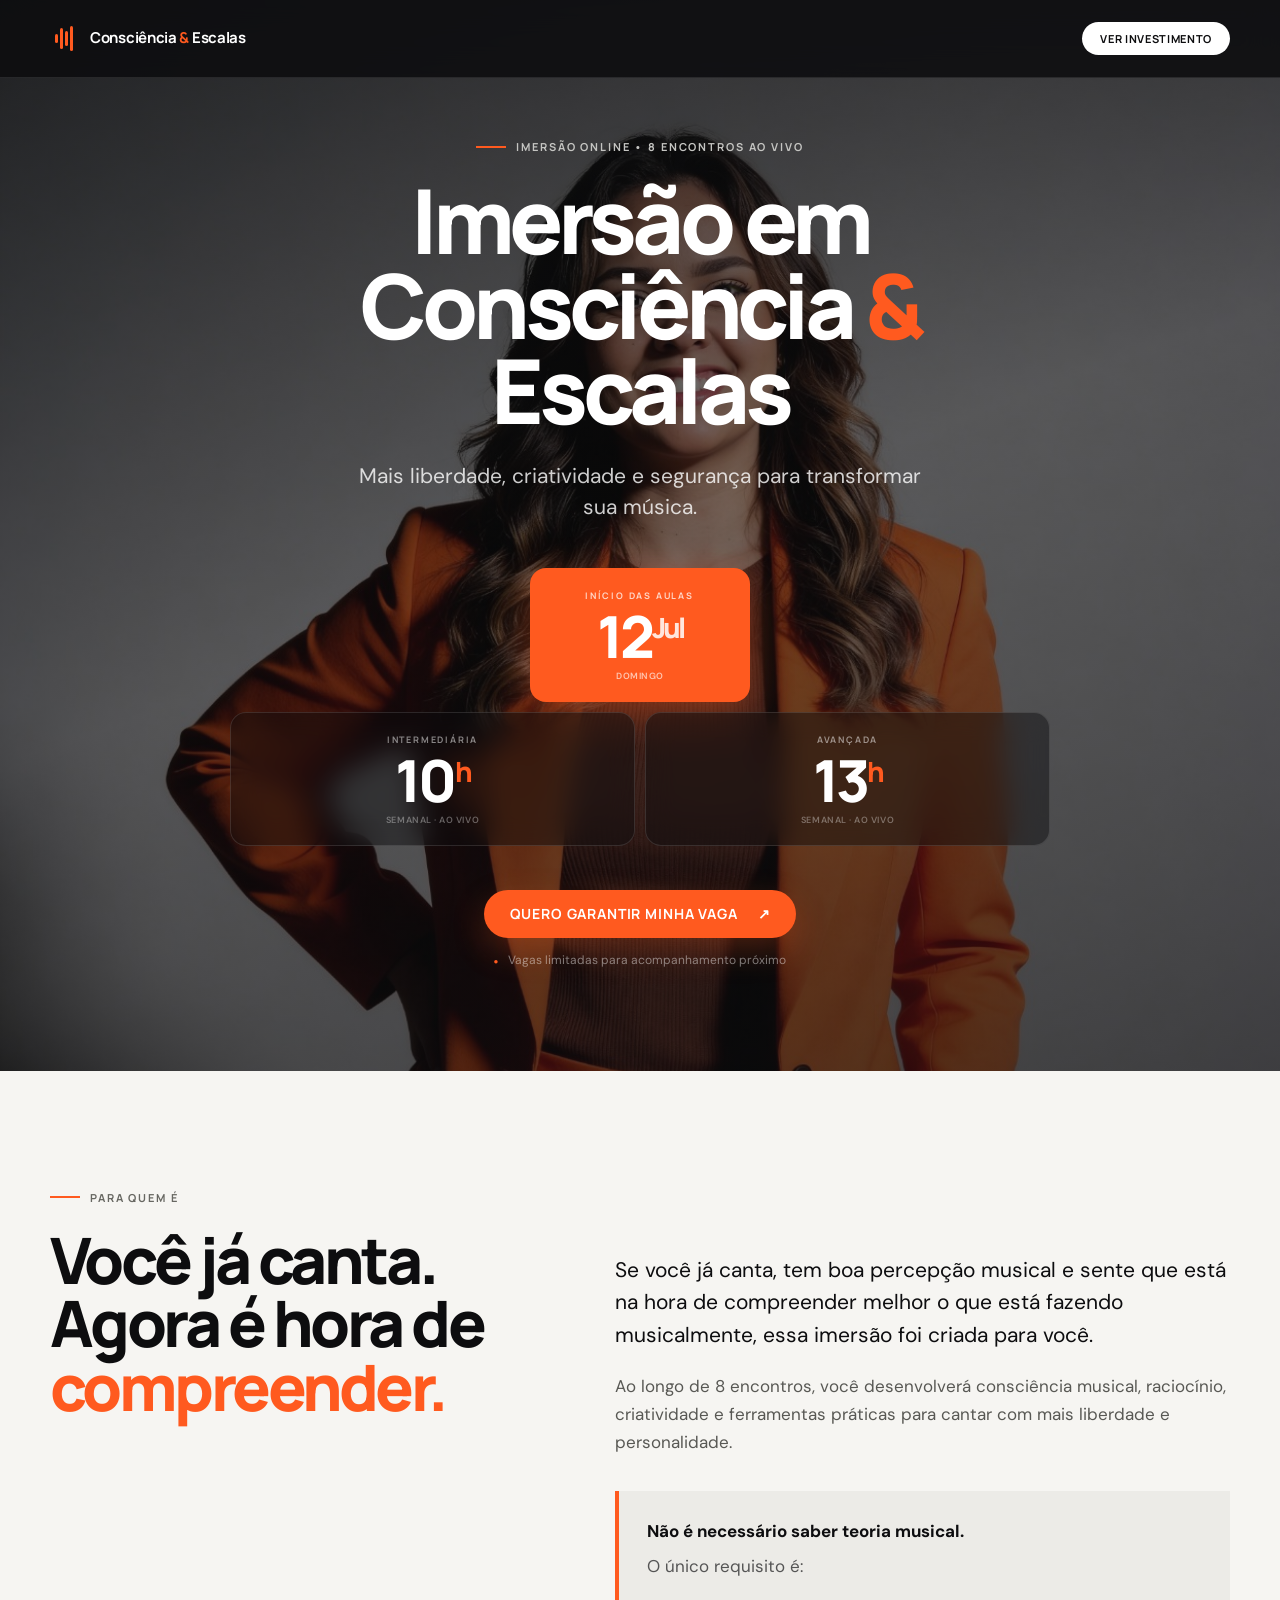
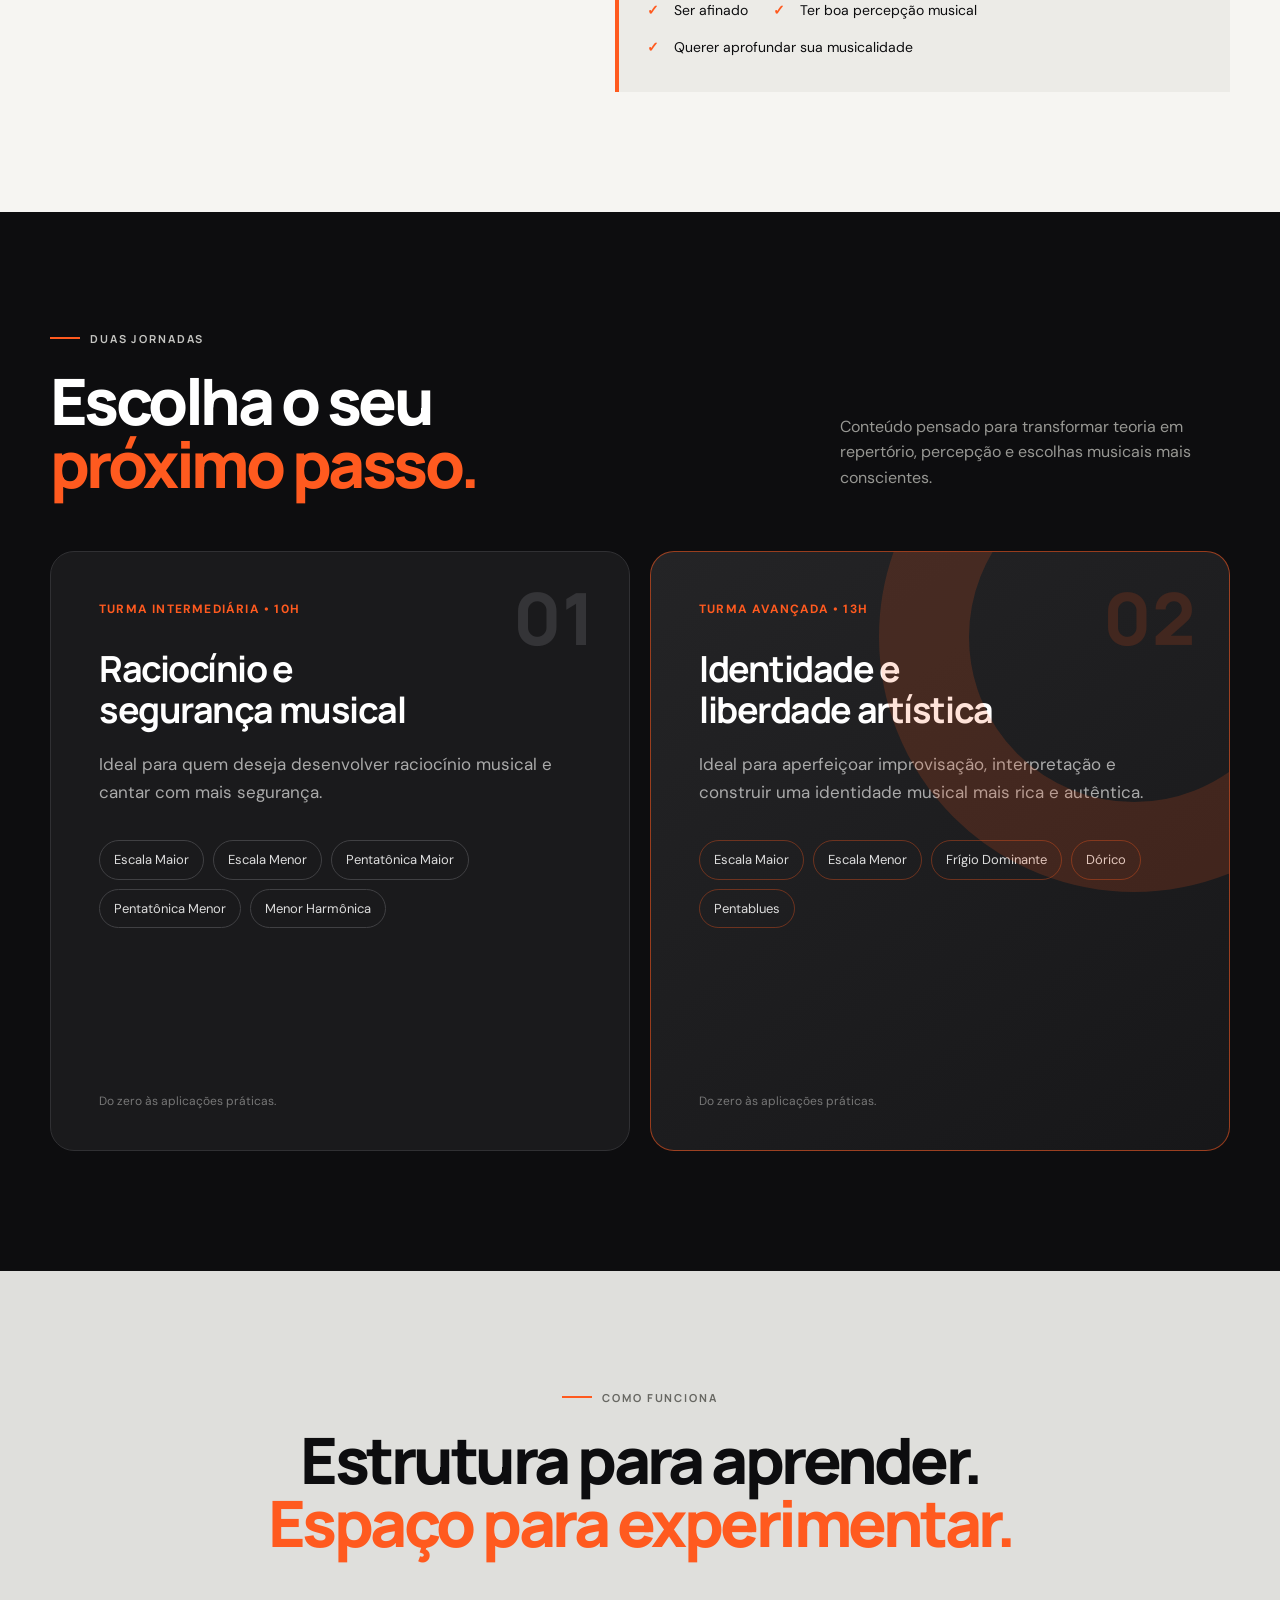
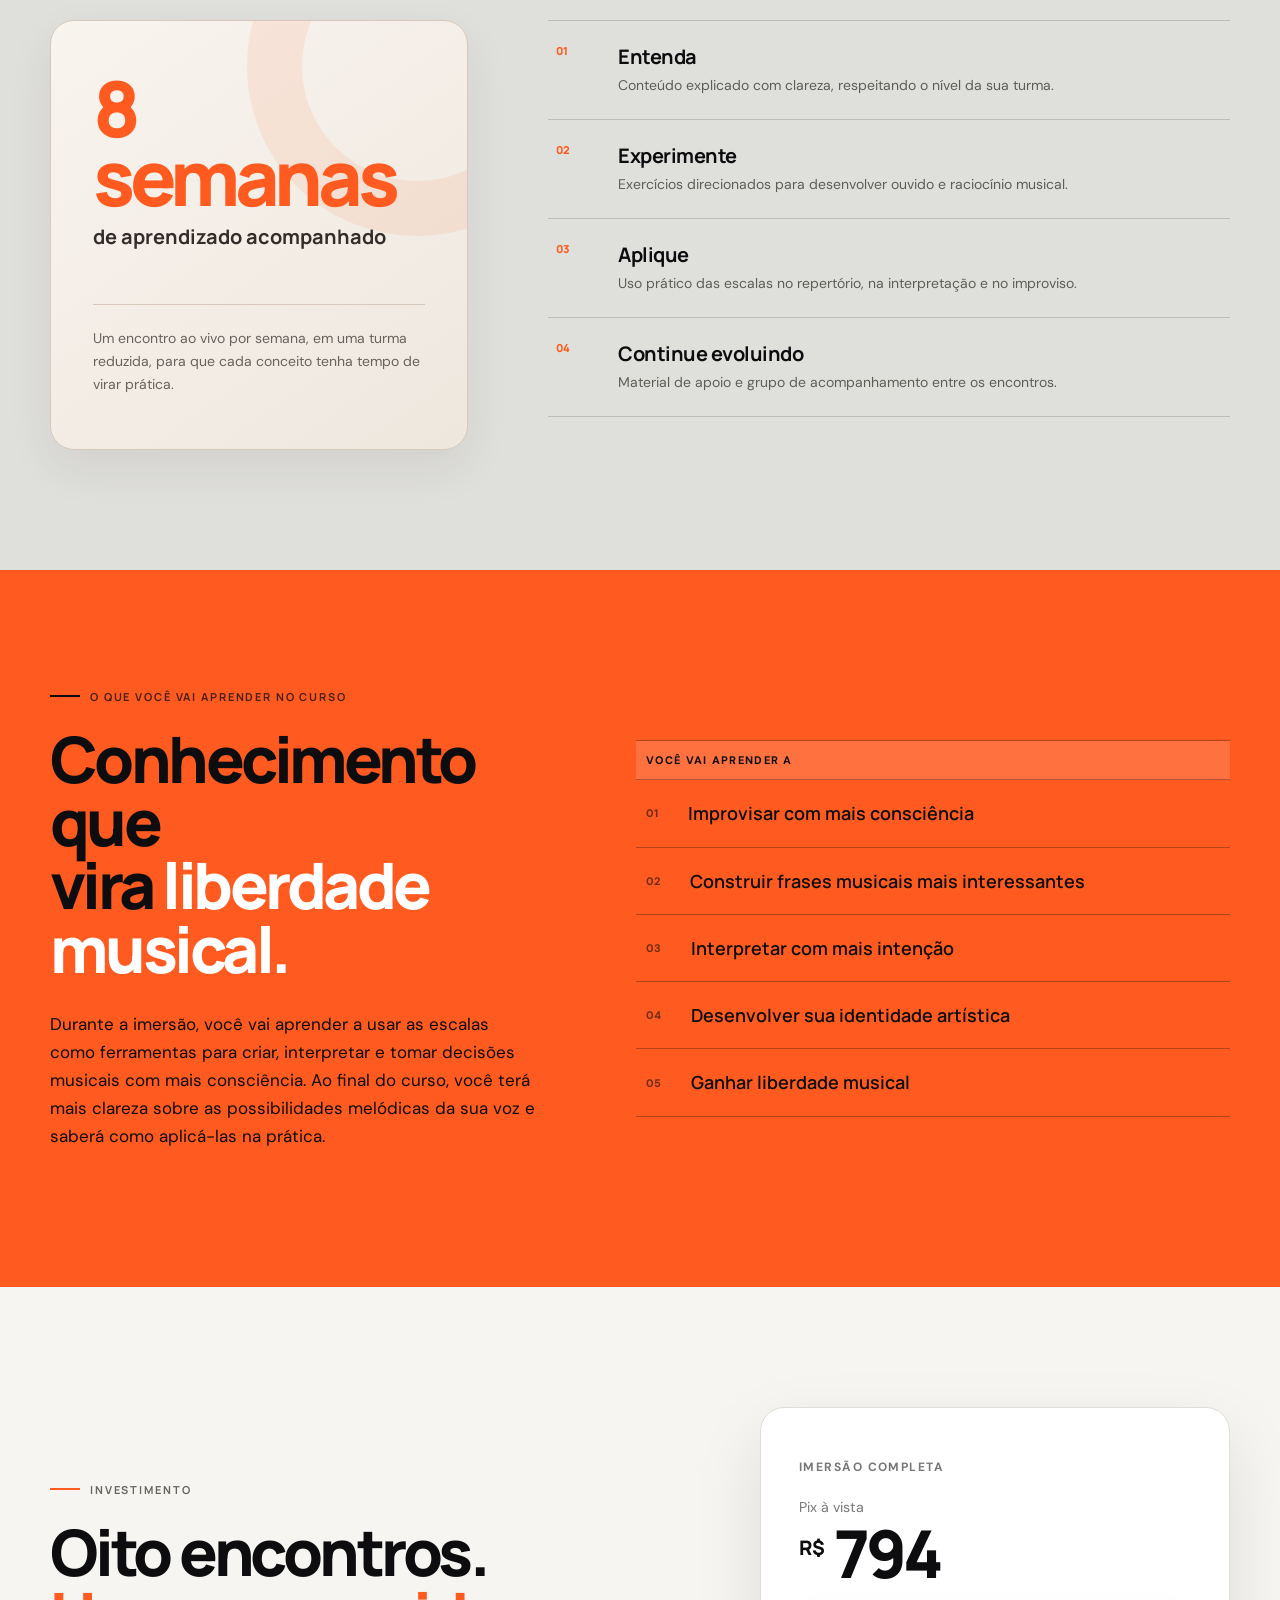
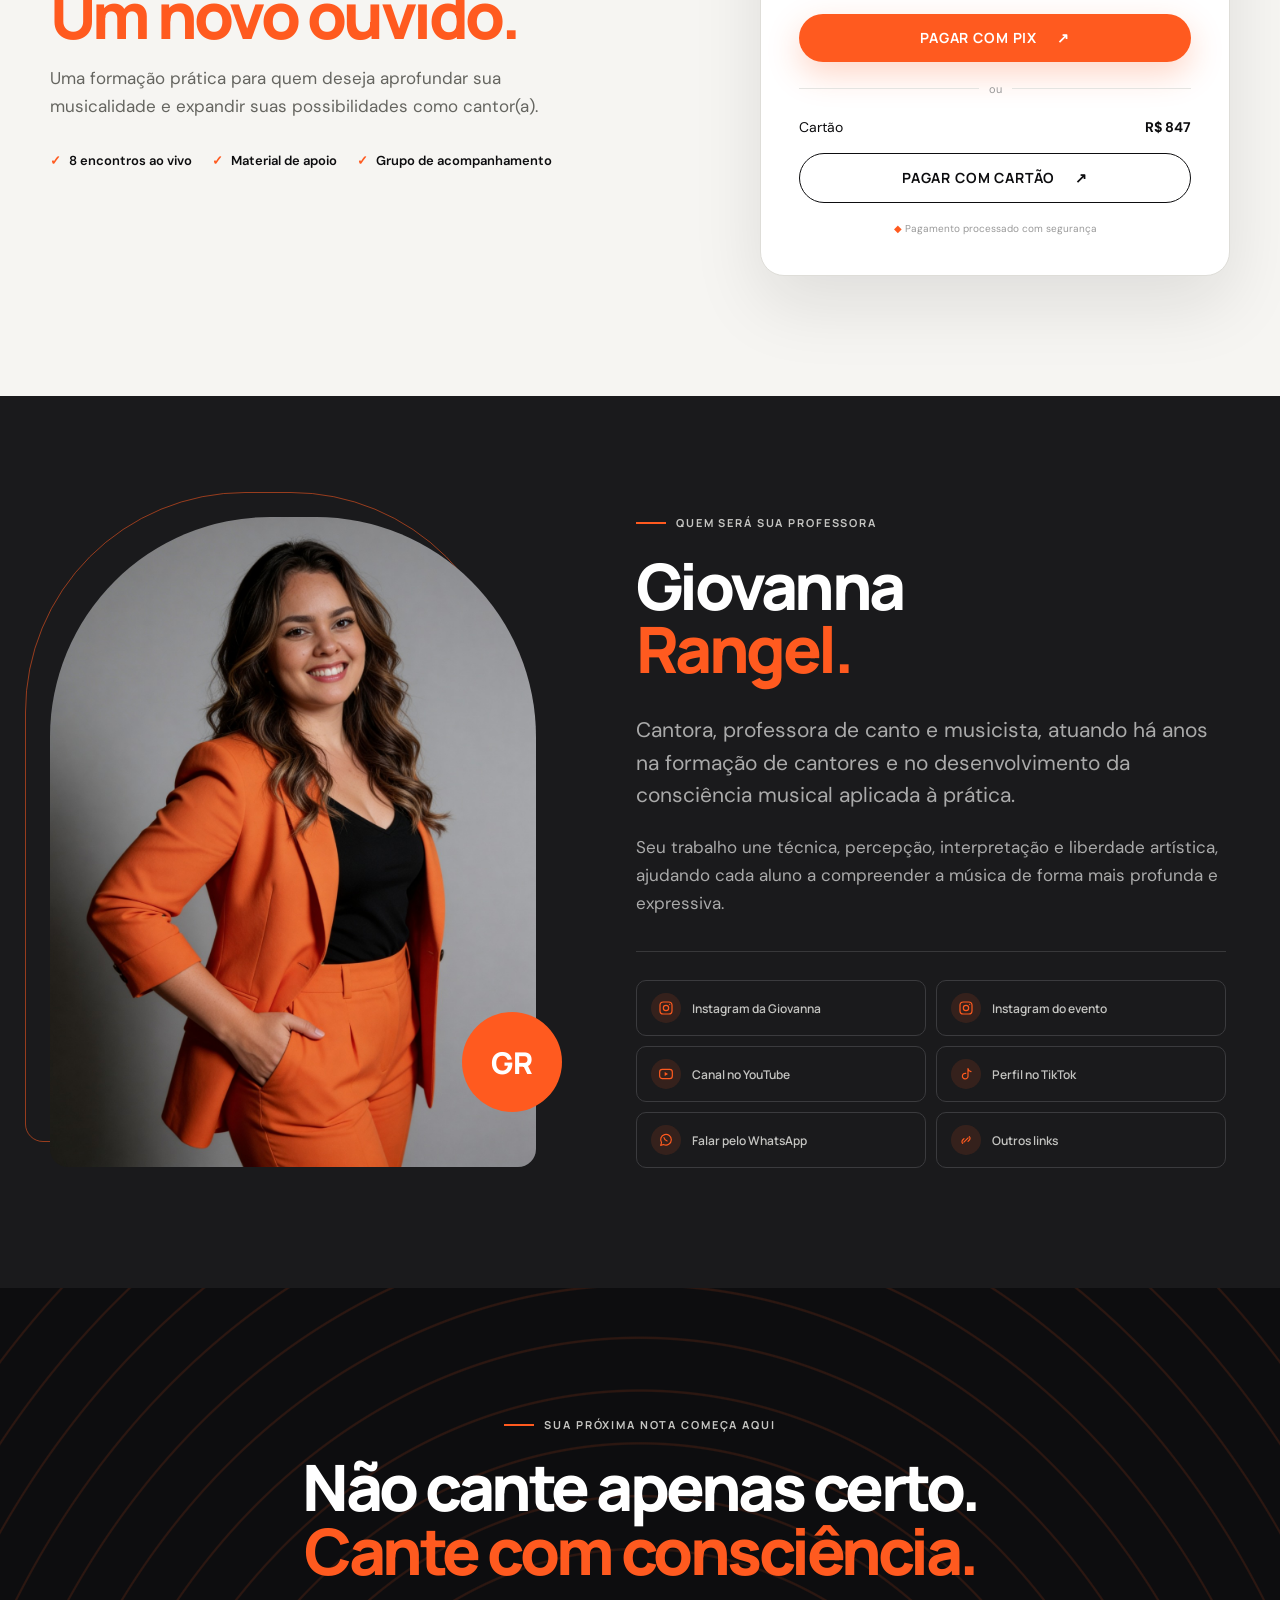
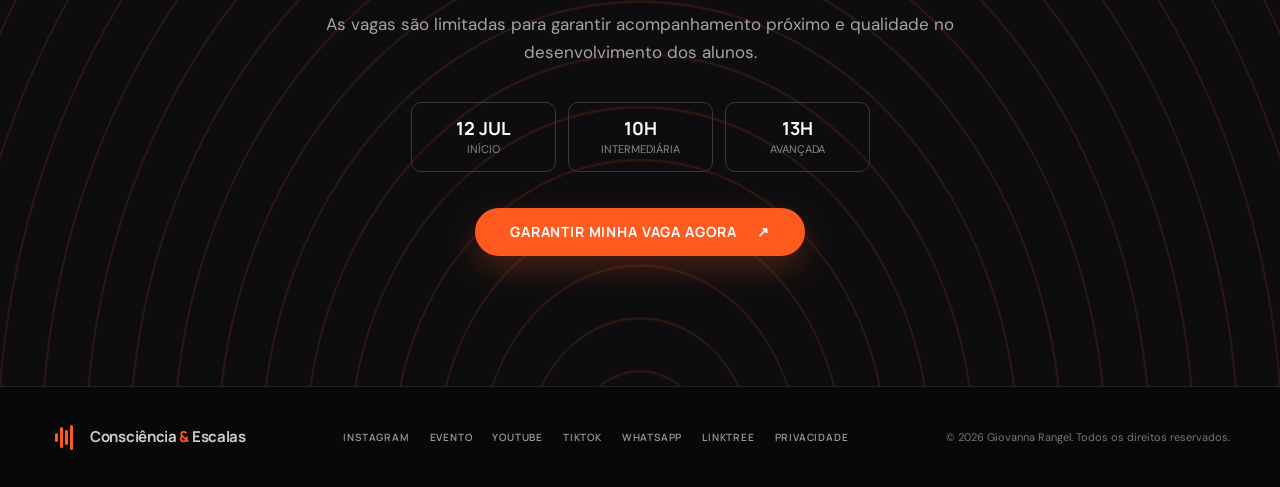
<file: index.html>
<!doctype html>
<html lang="pt-BR">
<head>
  <meta charset="utf-8">
  <meta name="viewport" content="width=device-width, initial-scale=1">
  <meta name="description" content="Imersão em Consciência e Escalas com Giovanna Rangel. Oito encontros ao vivo para cantar com mais liberdade, criatividade e segurança.">
  <meta name="theme-color" content="#0d0d0f">
  <link rel="canonical" href="https://imersao.giovannarangel.com.br/">
  <meta property="og:title" content="Imersão em Consciência e Escalas">
  <meta property="og:description" content="Mais liberdade, criatividade e segurança para transformar sua música.">
  <meta property="og:type" content="website">
  <meta property="og:url" content="https://imersao.giovannarangel.com.br/">
  <meta property="og:image" content="https://imersao.giovannarangel.com.br/conteudos/giovana-2.jpeg">
  <meta property="og:locale" content="pt_BR">
  <meta name="twitter:card" content="summary_large_image">
  <meta name="twitter:title" content="Imersao em Consciencia e Escalas | Giovanna Rangel">
  <meta name="twitter:description" content="Oito encontros ao vivo para cantar com mais liberdade, criatividade e seguranca.">
  <meta name="twitter:image" content="https://imersao.giovannarangel.com.br/conteudos/giovana-2.jpeg">
  <title>Imersão em Consciência e Escalas | Giovanna Rangel</title>
  <link rel="icon" type="image/png" href="favicon.png">
  <link rel="apple-touch-icon" href="favicon.png">
  <link rel="preconnect" href="https://fonts.googleapis.com">
  <link rel="preconnect" href="https://fonts.gstatic.com" crossorigin>
  <link href="https://fonts.googleapis.com/css2?family=DM+Sans:wght@400;500;600;700&family=Manrope:wght@500;600;700;800&display=swap" rel="stylesheet">
  <link rel="stylesheet" href="styles.css">
</head>
<body>
  <a class="skip-link" href="#conteudo">Ir para o conteúdo</a>

  <header class="topbar" aria-label="Navegação principal">
    <a class="brand" href="#inicio" aria-label="Imersão em Consciência e Escalas — início">
      <span class="brand-mark" aria-hidden="true"><i></i><i></i><i></i><i></i></span>
      <span>Consciência <b>&amp;</b> Escalas</span>
    </a>
    <a class="button button-small" href="#investimento">Ver investimento</a>
  </header>

  <main id="conteudo">
    <section class="hero" id="inicio">
      <div class="hero-bg" aria-hidden="true"></div>
      <div class="hero-overlay" aria-hidden="true"></div>
      <div class="container hero-centered reveal">
        <p class="eyebrow eyebrow-hero"><span></span> Imersão online • 8 encontros ao vivo</p>
        <h1>Imersão em<br>Consciência <em>&amp;</em> Escalas</h1>
        <p class="hero-lead">Mais liberdade, criatividade e segurança para transformar sua música.</p>
        <div class="hero-info" aria-label="Data e horários">
          <div class="hero-info-top">
            <div class="hero-info-item hero-info-highlight">
              <span class="hero-info-label">Início das aulas</span>
              <strong class="hero-info-value">12<em>Jul</em></strong>
              <span class="hero-info-sub">Domingo</span>
            </div>
          </div>
          <div class="hero-info-bottom">
            <div class="hero-info-item">
              <span class="hero-info-label">Intermediária</span>
              <strong class="hero-info-value">10<em>h</em></strong>
              <span class="hero-info-sub">Semanal · ao vivo</span>
            </div>
            <div class="hero-info-item">
              <span class="hero-info-label">Avançada</span>
              <strong class="hero-info-value">13<em>h</em></strong>
              <span class="hero-info-sub">Semanal · ao vivo</span>
            </div>
          </div>
        </div>
        <a class="button button-primary" href="https://docs.google.com/forms/d/e/1FAIpQLSc-AMn5smYlhbZgTAXlHgaieg8aC2kEAoxLChlqwzfnv28PNw/viewform?usp=publish-editor" target="_blank" rel="noopener noreferrer">Quero garantir minha vaga <span aria-hidden="true">↗</span></a>
        <p class="microcopy"><span aria-hidden="true">●</span> Vagas limitadas para acompanhamento próximo</p>
      </div>
    </section>

    <section class="section section-light" id="para-quem">
      <div class="container split intro-split">
        <div class="section-heading reveal">
          <p class="eyebrow dark"><span></span> Para quem é</p>
          <h2>Você já canta.<br>Agora é hora de <em>compreender.</em></h2>
        </div>
        <div class="body-copy reveal">
          <p class="lead">Se você já canta, tem boa percepção musical e sente que está na hora de compreender melhor o que está fazendo musicalmente, essa imersão foi criada para você.</p>
          <p>Ao longo de 8 encontros, você desenvolverá consciência musical, raciocínio, criatividade e ferramentas práticas para cantar com mais liberdade e personalidade.</p>
          <div class="requirement-card">
            <strong>Não é necessário saber teoria musical.</strong>
            <p>O único requisito é:</p>
            <ul class="check-list compact">
              <li>Ser afinado</li><li>Ter boa percepção musical</li><li>Querer aprofundar sua musicalidade</li>
            </ul>
          </div>
        </div>
      </div>
    </section>

    <section class="tracks" id="turmas">
      <div class="container">
        <div class="tracks-header reveal">
          <div>
            <p class="eyebrow"><span></span> Duas jornadas</p>
            <h2>Escolha o seu<br><em>próximo passo.</em></h2>
          </div>
          <p class="tracks-intro">Conteúdo pensado para transformar teoria em repertório, percepção e escolhas musicais mais conscientes.</p>
        </div>

        <div class="track-grid">
          <article class="track-card reveal">
            <div class="track-number">01</div>
            <p class="track-kicker">Turma Intermediária • 10h</p>
            <h3>Raciocínio e<br>segurança musical</h3>
            <p>Ideal para quem deseja desenvolver raciocínio musical e cantar com mais segurança.</p>
            <div class="track-list">
              <span>Escala Maior</span><span>Escala Menor</span><span>Pentatônica Maior</span><span>Pentatônica Menor</span><span>Menor Harmônica</span>
            </div>
            <p class="track-note">Do zero às aplicações práticas.</p>
          </article>

          <article class="track-card track-card-accent reveal">
            <div class="track-number">02</div>
            <p class="track-kicker">Turma Avançada • 13h</p>
            <h3>Identidade e<br>liberdade artística</h3>
            <p>Ideal para aperfeiçoar improvisação, interpretação e construir uma identidade musical mais rica e autêntica.</p>
            <div class="track-list">
              <span>Escala Maior</span><span>Escala Menor</span><span>Frígio Dominante</span><span>Dórico</span><span>Pentablues</span>
            </div>
            <p class="track-note">Do zero às aplicações práticas.</p>
          </article>
        </div>
      </div>
    </section>

    <section class="section section-gray" id="como-funciona">
      <div class="container">
        <div class="section-heading centered reveal">
          <p class="eyebrow dark"><span></span> Como funciona</p>
          <h2>Estrutura para aprender.<br><em>Espaço para experimentar.</em></h2>
        </div>
        <div class="format-flow">
          <div class="format-summary reveal">
            <strong>8 semanas</strong>
            <span>de aprendizado acompanhado</span>
            <p>Um encontro ao vivo por semana, em uma turma reduzida, para que cada conceito tenha tempo de virar prática.</p>
          </div>
          <ol class="format-steps reveal">
            <li><span>01</span><div><h3>Entenda</h3><p>Conteúdo explicado com clareza, respeitando o nível da sua turma.</p></div></li>
            <li><span>02</span><div><h3>Experimente</h3><p>Exercícios direcionados para desenvolver ouvido e raciocínio musical.</p></div></li>
            <li><span>03</span><div><h3>Aplique</h3><p>Uso prático das escalas no repertório, na interpretação e no improviso.</p></div></li>
            <li><span>04</span><div><h3>Continue evoluindo</h3><p>Material de apoio e grupo de acompanhamento entre os encontros.</p></div></li>
          </ol>
        </div>
      </div>
    </section>

    <section class="transformation">
      <div class="container transformation-grid">
        <div class="transformation-copy reveal">
          <p class="eyebrow"><span></span> O que você vai aprender no curso</p>
          <h2>Conhecimento que<br>vira <em>liberdade musical.</em></h2>
          <p>Durante a imersão, você vai aprender a usar as escalas como ferramentas para criar, interpretar e tomar decisões musicais com mais consciência. Ao final do curso, você terá mais clareza sobre as possibilidades melódicas da sua voz e saberá como aplicá-las na prática.</p>
        </div>
        <ol class="outcome-list reveal">
          <li class="outcome-title"><span>Você vai aprender a</span></li>
          <li><span>01</span>Improvisar com mais consciência</li>
          <li><span>02</span>Construir frases musicais mais interessantes</li>
          <li><span>03</span>Interpretar com mais intenção</li>
          <li><span>04</span>Desenvolver sua identidade artística</li>
          <li><span>05</span>Ganhar liberdade musical</li>
        </ol>
      </div>
    </section>

    <section class="section investment" id="investimento">
      <div class="container investment-wrap">
        <div class="investment-intro reveal">
          <p class="eyebrow dark"><span></span> Investimento</p>
          <h2>Oito encontros.<br><em>Um novo ouvido.</em></h2>
          <p>Uma formação prática para quem deseja aprofundar sua musicalidade e expandir suas possibilidades como cantor(a).</p>
          <ul class="mini-benefits"><li>8 encontros ao vivo</li><li>Material de apoio</li><li>Grupo de acompanhamento</li></ul>
        </div>
        <div class="price-card reveal">
          <p class="price-label">Imersão completa</p>
          <div class="pix-price"><small>Pix à vista</small><strong><sup>R$</sup> 794</strong></div>
          <a class="button button-primary full" href="https://www.asaas.com/c/lwsmis09lgrgyw5z" target="_blank" rel="noopener noreferrer">Pagar com Pix <span aria-hidden="true">↗</span></a>
          <div class="divider"><span>ou</span></div>
          <div class="card-price"><span>Cartão</span><strong>R$ 847</strong></div>
          <a class="button button-outline full" href="https://www.asaas.com/c/uz3iqo0ira5qlv90" target="_blank" rel="noopener noreferrer">Pagar com cartão <span aria-hidden="true">↗</span></a>
          <p class="secure"><span aria-hidden="true">◆</span> Pagamento processado com segurança</p>
        </div>
      </div>
    </section>

    <section class="teacher" id="professora">
      <div class="container teacher-grid">
        <div class="teacher-photo reveal">
          <img src="conteudos/giovana-3.jpeg" alt="Retrato profissional de Giovanna Rangel" width="1244" height="1600" loading="lazy">
          <div class="teacher-sign">GR</div>
        </div>
        <div class="teacher-copy reveal">
          <p class="eyebrow"><span></span> Quem será sua professora</p>
          <h2>Giovanna<br><em>Rangel.</em></h2>
          <p class="lead">Cantora, professora de canto e musicista, atuando há anos na formação de cantores e no desenvolvimento da consciência musical aplicada à prática.</p>
          <p>Seu trabalho une técnica, percepção, interpretação e liberdade artística, ajudando cada aluno a compreender a música de forma mais profunda e expressiva.</p>
          <nav class="social-links" aria-label="Redes sociais e contato">
            <a href="https://www.instagram.com/giovannarangellofc/" target="_blank" rel="noopener noreferrer"><span class="social-icon" aria-hidden="true"><svg viewBox="0 0 24 24"><rect x="3" y="3" width="18" height="18" rx="5"/><circle cx="12" cy="12" r="4"/><circle class="fill" cx="17.5" cy="6.5" r="1"/></svg></span> Instagram da Giovanna</a>
            <a href="https://www.instagram.com/imersaomusicalcomgi/" target="_blank" rel="noopener noreferrer"><span class="social-icon" aria-hidden="true"><svg viewBox="0 0 24 24"><rect x="3" y="3" width="18" height="18" rx="5"/><circle cx="12" cy="12" r="4"/><circle class="fill" cx="17.5" cy="6.5" r="1"/></svg></span> Instagram do evento</a>
            <a href="https://www.youtube.com/@giovannarangel1?si=ll5GkxTcwtaffaQm" target="_blank" rel="noopener noreferrer"><span class="social-icon" aria-hidden="true"><svg viewBox="0 0 24 24"><rect x="2.5" y="5" width="19" height="14" rx="4"/><path class="fill" d="M10 9l5 3-5 3z"/></svg></span> Canal no YouTube</a>
            <a href="https://www.tiktok.com/@giovannarangel0" target="_blank" rel="noopener noreferrer"><span class="social-icon" aria-hidden="true"><svg viewBox="0 0 24 24"><path d="M15 4v11.2a4.2 4.2 0 1 1-3.3-4.1M15 4c.5 2.5 2 4 4.5 4.5"/></svg></span> Perfil no TikTok</a>
            <a href="https://api.whatsapp.com/message/ILHWQOD2TIILP1?autoload=1&amp;app_absent=0" target="_blank" rel="noopener noreferrer"><span class="social-icon" aria-hidden="true"><svg viewBox="0 0 24 24"><path d="M20 11.7a8 8 0 0 1-11.7 7L4 20l1.3-4.1A8 8 0 1 1 20 11.7z"/><path d="M9 8.5c.5 2.7 2 4.2 4.7 5"/></svg></span> Falar pelo WhatsApp</a>
            <a href="https://linktr.ee/GIRANGELL?utm_source=ig&amp;utm_medium=social&amp;utm_content=link_in_bio&amp;fbclid=PAZXh0bgNhZW0CMTEAc3J0YwZhcHBfaWQPOTM2NjE5NzQzMzkyNDU5AAGnxS6M1Hp3oK-zhrd2c65LO7fMXpWbeX2JajN3pKgKwYspXzuJR80J9s-dvB8_aem_6oj9xHJlWIVPvnc3qcv1Og" target="_blank" rel="noopener noreferrer"><span class="social-icon" aria-hidden="true"><svg viewBox="0 0 24 24"><path d="M8.8 15.2l6.4-6.4M7 17a3.5 3.5 0 0 1 0-5l2-2M17 7a3.5 3.5 0 0 1 0 5l-2 2"/></svg></span> Outros links</a>
          </nav>
        </div>
      </div>
    </section>

    <section class="final-cta" id="inscricao">
      <div class="final-wave" aria-hidden="true"></div>
      <div class="container final-inner reveal">
        <p class="eyebrow"><span></span> Sua próxima nota começa aqui</p>
        <h2>Não cante apenas certo.<br><em>Cante com consciência.</em></h2>
        <p>As vagas são limitadas para garantir acompanhamento próximo e qualidade no desenvolvimento dos alunos.</p>
        <div class="final-schedule"><span><b>12 JUL</b> Início</span><span><b>10H</b> Intermediária</span><span><b>13H</b> Avançada</span></div>
        <a class="button button-primary" href="https://docs.google.com/forms/d/e/1FAIpQLSc-AMn5smYlhbZgTAXlHgaieg8aC2kEAoxLChlqwzfnv28PNw/viewform?usp=publish-editor" target="_blank" rel="noopener noreferrer">Garantir minha vaga agora <span aria-hidden="true">↗</span></a>
      </div>
    </section>
  </main>

  <footer>
    <div class="container footer-inner">
      <a class="brand" href="#inicio"><span class="brand-mark" aria-hidden="true"><i></i><i></i><i></i><i></i></span><span>Consciência <b>&amp;</b> Escalas</span></a>
      <nav class="footer-socials" aria-label="Links sociais">
        <a href="https://www.instagram.com/giovannarangellofc/" target="_blank" rel="noopener noreferrer">Instagram</a>
        <a href="https://www.instagram.com/imersaomusicalcomgi/" target="_blank" rel="noopener noreferrer">Evento</a>
        <a href="https://www.youtube.com/@giovannarangel1?si=ll5GkxTcwtaffaQm" target="_blank" rel="noopener noreferrer">YouTube</a>
        <a href="https://www.tiktok.com/@giovannarangel0" target="_blank" rel="noopener noreferrer">TikTok</a>
        <a href="https://api.whatsapp.com/message/ILHWQOD2TIILP1?autoload=1&amp;app_absent=0" target="_blank" rel="noopener noreferrer">WhatsApp</a>
        <a href="https://linktr.ee/GIRANGELL?utm_source=ig&amp;utm_medium=social&amp;utm_content=link_in_bio&amp;fbclid=PAZXh0bgNhZW0CMTEAc3J0YwZhcHBfaWQPOTM2NjE5NzQzMzkyNDU5AAGnxS6M1Hp3oK-zhrd2c65LO7fMXpWbeX2JajN3pKgKwYspXzuJR80J9s-dvB8_aem_6oj9xHJlWIVPvnc3qcv1Og" target="_blank" rel="noopener noreferrer">Linktree</a>
        <a href="politica-de-privacidade.html">Privacidade</a>
      </nav>
      <p>© <span id="year"></span> Giovanna Rangel. Todos os direitos reservados.</p>
    </div>
  </footer>

  <a class="mobile-cta" href="https://docs.google.com/forms/d/e/1FAIpQLSc-AMn5smYlhbZgTAXlHgaieg8aC2kEAoxLChlqwzfnv28PNw/viewform?usp=publish-editor" target="_blank" rel="noopener noreferrer">Garantir minha vaga <span aria-hidden="true">↗</span></a>
  <script src="script.js"></script>
</body>
</html>
</file>
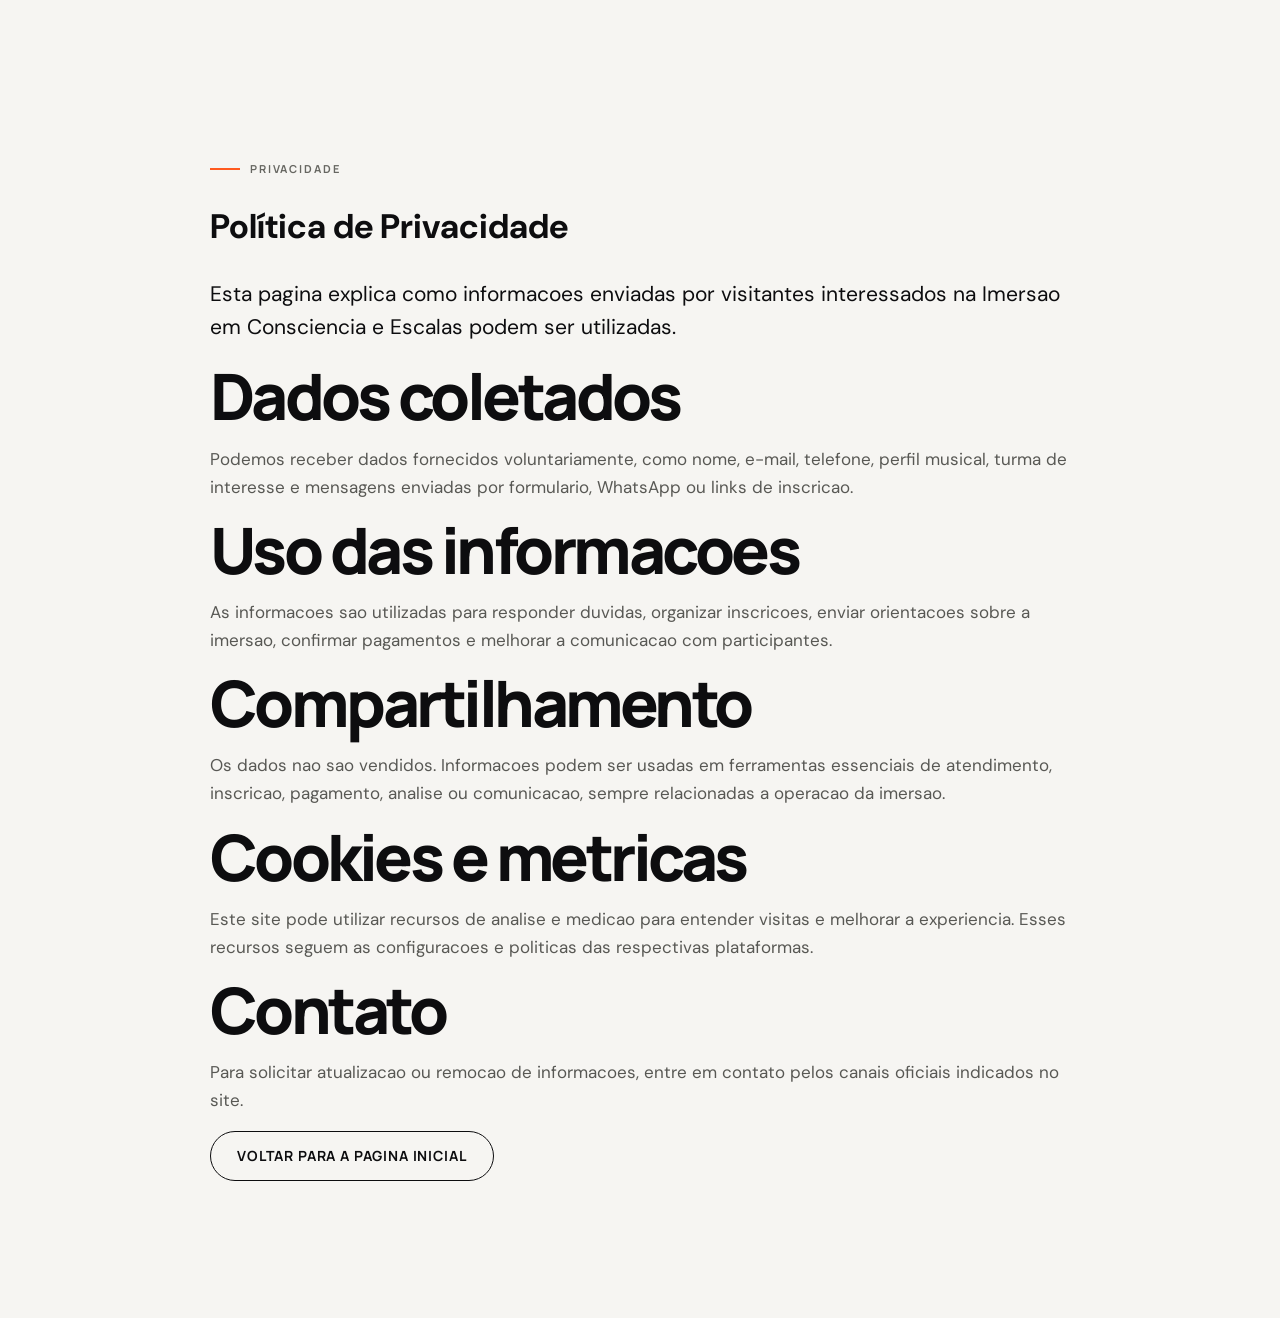
<file: politica-de-privacidade.html>
<!doctype html>
<html lang="pt-BR">
<head>
  <meta charset="utf-8">
  <meta name="viewport" content="width=device-width, initial-scale=1">
  <meta name="description" content="Pol&iacute;tica de Privacidade da Imersao em Consciencia e Escalas com Giovanna Rangel.">
  <meta name="theme-color" content="#0d0d0f">
  <link rel="canonical" href="https://imersao.giovannarangel.com.br/politica-de-privacidade.html">
  <meta property="og:title" content="Pol&iacute;tica de Privacidade | Imersao em Consciencia e Escalas">
  <meta property="og:description" content="Entenda como dados enviados por visitantes e interessados na imersao podem ser utilizados.">
  <meta property="og:type" content="website">
  <meta property="og:url" content="https://imersao.giovannarangel.com.br/politica-de-privacidade.html">
  <meta property="og:image" content="https://imersao.giovannarangel.com.br/conteudos/giovana-2.jpeg">
  <meta property="og:locale" content="pt_BR">
  <meta name="twitter:card" content="summary_large_image">
  <meta name="twitter:title" content="Pol&iacute;tica de Privacidade | Imersao em Consciencia e Escalas">
  <meta name="twitter:description" content="Como dados enviados por visitantes e interessados na imersao podem ser utilizados.">
  <meta name="twitter:image" content="https://imersao.giovannarangel.com.br/conteudos/giovana-2.jpeg">
  <title>Pol&iacute;tica de Privacidade | Imersao em Consciencia e Escalas</title>
  <link rel="icon" type="image/png" href="favicon.png">
  <link rel="apple-touch-icon" href="favicon.png">
  <link rel="preconnect" href="https://fonts.googleapis.com">
  <link rel="preconnect" href="https://fonts.gstatic.com" crossorigin>
  <link href="https://fonts.googleapis.com/css2?family=DM+Sans:wght@400;500;600;700&family=Manrope:wght@500;600;700;800&display=swap" rel="stylesheet">
  <link rel="stylesheet" href="styles.css">
</head>
<body>
  <main class="section section-light" style="min-height: 100vh;">
    <div class="container body-copy" style="max-width: 860px;">
      <p class="eyebrow dark"><span></span> Privacidade</p>
      <h1>Pol&iacute;tica de Privacidade</h1>
      <p class="lead">Esta pagina explica como informacoes enviadas por visitantes interessados na Imersao em Consciencia e Escalas podem ser utilizadas.</p>
      <h2>Dados coletados</h2>
      <p>Podemos receber dados fornecidos voluntariamente, como nome, e-mail, telefone, perfil musical, turma de interesse e mensagens enviadas por formulario, WhatsApp ou links de inscricao.</p>
      <h2>Uso das informacoes</h2>
      <p>As informacoes sao utilizadas para responder duvidas, organizar inscricoes, enviar orientacoes sobre a imersao, confirmar pagamentos e melhorar a comunicacao com participantes.</p>
      <h2>Compartilhamento</h2>
      <p>Os dados nao sao vendidos. Informacoes podem ser usadas em ferramentas essenciais de atendimento, inscricao, pagamento, analise ou comunicacao, sempre relacionadas a operacao da imersao.</p>
      <h2>Cookies e metricas</h2>
      <p>Este site pode utilizar recursos de analise e medicao para entender visitas e melhorar a experiencia. Esses recursos seguem as configuracoes e politicas das respectivas plataformas.</p>
      <h2>Contato</h2>
      <p>Para solicitar atualizacao ou remocao de informacoes, entre em contato pelos canais oficiais indicados no site.</p>
      <p><a class="button button-outline" href="/">Voltar para a pagina inicial</a></p>
    </div>
  </main>
</body>
</html>
</file>
<file: styles.css>
:root{--orange:#ff5a1f;--orange-2:#ff7a24;--ink:#0d0d0f;--ink-2:#171719;--paper:#f6f5f2;--gray:#dededa;--muted:#777772;--white:#fff;--line:rgba(13,13,15,.14);--radius:24px;--max:1180px}
*{box-sizing:border-box}html{scroll-behavior:smooth}body{margin:0;background:var(--ink);color:var(--ink);font-family:"DM Sans",sans-serif;font-size:17px;line-height:1.65}img{display:block;max-width:100%}a{color:inherit;text-decoration:none}.container{width:min(calc(100% - 48px),var(--max));margin-inline:auto}.skip-link{position:fixed;z-index:999;top:8px;left:8px;transform:translateY(-150%);background:var(--white);padding:10px 16px;border-radius:8px}.skip-link:focus{transform:none}.topbar{height:78px;padding:0 max(24px,calc((100vw - var(--max))/2));display:flex;align-items:center;justify-content:space-between;color:var(--white);background:rgba(13,13,15,.88);backdrop-filter:blur(16px);position:absolute;top:0;left:0;right:0;z-index:20;border-bottom:1px solid rgba(255,255,255,.1)}.brand{display:flex;align-items:center;gap:12px;font:700 15px/1.1 "Manrope",sans-serif;letter-spacing:-.02em}.brand b{color:var(--orange)}.brand-mark{width:28px;height:28px;display:flex;align-items:center;justify-content:center;gap:2px}.brand-mark i{display:block;width:3px;background:var(--orange);border-radius:3px}.brand-mark i:nth-child(1){height:9px}.brand-mark i:nth-child(2){height:21px}.brand-mark i:nth-child(3){height:15px}.brand-mark i:nth-child(4){height:25px}.button{display:inline-flex;align-items:center;justify-content:center;gap:20px;border:0;border-radius:999px;padding:17px 26px;font:700 14px/1 "Manrope",sans-serif;text-transform:uppercase;letter-spacing:.06em;transition:transform .2s,background .2s,box-shadow .2s}.button:hover{transform:translateY(-2px)}.button-small{padding:11px 18px;color:var(--ink);background:var(--white);font-size:11px}.button-primary{background:var(--orange);color:var(--white);box-shadow:0 12px 32px rgba(255,90,31,.25)}.button-primary:hover{background:var(--orange-2);box-shadow:0 16px 40px rgba(255,90,31,.35)}.button-outline{border:1px solid var(--ink);color:var(--ink)}.full{width:100%}

/* ── HERO: foto de fundo, conteúdo centralizado ── */
.hero{position:relative;min-height:100vh;display:flex;align-items:center;justify-content:center;overflow:hidden;color:var(--white);text-align:center;padding:140px 0 100px}
.hero-bg{position:absolute;inset:0;background-image:url('conteudos/giovana-2.jpeg');background-size:cover;background-position:center 20%;z-index:0}
.hero-overlay{position:absolute;inset:0;background:linear-gradient(160deg,rgba(13,13,15,.78) 0%,rgba(13,13,15,.55) 50%,rgba(13,13,15,.72) 100%);z-index:1}
.hero-centered{position:relative;z-index:2;display:flex;flex-direction:column;align-items:center;max-width:820px;margin-inline:auto}
.eyebrow-hero{color:rgba(255,255,255,.7);justify-content:center}
.hero h1{margin:0;font:800 clamp(48px,7vw,96px)/.95 "Manrope",sans-serif;letter-spacing:-.055em}
.hero h1 em{color:var(--orange);font-style:normal}
.hero-lead{max-width:590px;margin:28px 0 0;color:rgba(255,255,255,.8);font-size:21px;line-height:1.5}
.hero .schedule{justify-content:center;margin:38px 0}
.hero .button{margin-top:8px}
.microcopy{font-size:12px;color:rgba(255,255,255,.45);margin:13px 0 0}
.microcopy span{font-size:8px;color:var(--orange);margin-right:7px}

.eyebrow{margin:0 0 24px;display:flex;align-items:center;gap:10px;color:#c5c5c2;font:700 11px/1.2 "Manrope",sans-serif;letter-spacing:.17em;text-transform:uppercase}.eyebrow>span{display:block;width:30px;height:2px;background:var(--orange)}.eyebrow.dark{color:#676762}.section h2,.tracks h2,.transformation h2,.teacher h2,.final-cta h2{margin:0;font:800 clamp(42px,5vw,68px)/.99 "Manrope",sans-serif;letter-spacing:-.055em}.section h2 em,.tracks h2 em,.transformation h2 em,.teacher h2 em,.final-cta h2 em{color:var(--orange);font-style:normal}

.schedule{display:flex;flex-direction:column;gap:10px;margin:34px 0;width:100%}.schedule>div{display:flex;align-items:center;gap:14px;padding:14px 18px;border:1px solid #3e3e41;background:rgba(255,255,255,.045);border-radius:13px}.schedule p{margin:0;line-height:1.2;min-width:0;flex:1}.schedule small{display:block;color:#979793;font-size:10px;text-transform:uppercase;letter-spacing:.1em;margin-bottom:4px}.schedule strong{display:block;color:#fff;font:700 14px/1.2 "Manrope",sans-serif}.schedule strong b{color:var(--orange);font-size:17px}.schedule strong i{color:#67676a;padding:0 4px}.schedule p em{display:block;margin-top:3px;color:var(--orange);font-size:10px;font-style:normal;text-transform:uppercase;letter-spacing:.14em}.schedule-icon{width:46px;height:46px;flex:0 0 46px;display:grid;place-items:center;border-radius:11px;background:var(--orange);color:white;font:800 18px "Manrope"}.note{width:46px;height:46px;flex:0 0 46px;display:grid;place-items:center;color:var(--orange);font-size:28px}

/* ── HERO INFO BAR ── */
.hero-info{display:flex;flex-direction:column;align-items:center;gap:10px;margin:44px 0 36px;width:100%}
.hero-info-top{display:flex;justify-content:center}
.hero-info-bottom{display:flex;gap:10px;width:100%}
.hero-info-item{display:flex;flex-direction:column;align-items:center;justify-content:center;padding:22px 20px 20px;text-align:center;border-radius:16px;border:1px solid rgba(255,255,255,.12);background:rgba(13,13,15,.45);backdrop-filter:blur(14px)}
.hero-info-top .hero-info-item{width:220px;background:var(--orange);border-color:transparent;box-shadow:0 14px 40px rgba(255,90,31,.4)}
.hero-info-bottom .hero-info-item{flex:1}
.hero-info-label{font:700 9px/1 "Manrope",sans-serif;text-transform:uppercase;letter-spacing:.2em;color:rgba(255,255,255,.5);margin-bottom:10px}
.hero-info-highlight .hero-info-label{color:rgba(255,255,255,.75)}
.hero-info-value{font:800 clamp(42px,5vw,58px)/.9 "Manrope",sans-serif;letter-spacing:-.05em;color:#fff}
.hero-info-value em{font-style:normal;font-size:.48em;vertical-align:super;line-height:0;color:rgba(255,255,255,.6)}
.hero-info-highlight .hero-info-value em{color:rgba(255,255,255,.85)}
.hero-info-bottom .hero-info-value em{color:var(--orange)}
.hero-info-sub{font:600 9px/1 "DM Sans",sans-serif;color:rgba(255,255,255,.35);letter-spacing:.06em;margin-top:10px;text-transform:uppercase}
.hero-info-highlight .hero-info-sub{color:rgba(255,255,255,.65)}

.section{padding:120px 0}.section-light{background:var(--paper)}.split{display:grid;grid-template-columns:.85fr 1.15fr;gap:110px}.body-copy{padding-top:42px}.body-copy>p{color:#585854}.body-copy .lead,.teacher-copy .lead{font-size:21px;line-height:1.55;color:var(--ink)}.requirement-card{margin-top:35px;padding:26px 28px;border-left:4px solid var(--orange);background:#ecebe7}.requirement-card p{margin:6px 0 12px;color:#555}.check-list{list-style:none;padding:0;margin:0}.check-list li{position:relative;padding-left:27px;margin:7px 0}.check-list li:before{content:"✓";position:absolute;left:0;color:var(--orange);font-weight:800}.compact{display:flex;flex-wrap:wrap;gap:0 25px;font-size:14px}.tracks{padding:120px 0;background:var(--ink);color:var(--white)}.tracks-header{display:flex;justify-content:space-between;gap:40px;align-items:end;margin-bottom:55px}.track-grid{display:grid;grid-template-columns:1fr 1fr;gap:20px}.track-card{position:relative;overflow:hidden;min-height:600px;padding:48px;background:#1a1a1c;border:1px solid #303033;border-radius:var(--radius)}.track-card-accent{background:linear-gradient(145deg,#242426,#171719);border-color:rgba(255,90,31,.55)}.track-card-accent:after{content:"";position:absolute;width:330px;height:330px;right:-160px;top:-170px;border:90px solid rgba(255,90,31,.17);border-radius:50%}.track-number{position:absolute;top:30px;right:34px;color:#343437;font:800 72px/1 "Manrope"}.track-card-accent .track-number{color:#42271f}.track-kicker{margin:0 0 30px;color:var(--orange);font-size:12px;font-weight:700;text-transform:uppercase;letter-spacing:.1em}.track-card h3{font:700 36px/1.12 "Manrope";letter-spacing:-.04em;margin:0 0 20px}.track-card>p:not(.track-kicker,.track-note){max-width:470px;color:#aaa}.track-list{margin:34px 0 20px;display:flex;flex-wrap:wrap;gap:9px}.track-list span{border:1px solid #404043;border-radius:999px;padding:8px 14px;color:#ddd;font-size:13px}.track-card-accent .track-list span{border-color:rgba(255,90,31,.35)}.track-note{position:absolute;left:48px;bottom:38px;margin:0;color:#777;font-size:12px}.tracks-intro{width:390px;margin:0 0 5px;color:#979793;font-size:16px;line-height:1.6}

.section-gray{background:#dfdfdc}.centered{text-align:center}.centered .eyebrow{justify-content:center}

.format-flow{display:grid;grid-template-columns:.76fr 1.24fr;gap:80px;align-items:stretch;margin-top:65px}.format-summary{position:relative;overflow:hidden;display:flex;flex-direction:column;justify-content:center;min-height:430px;padding:42px;border-radius:24px;background:linear-gradient(145deg,#f8f4ee,#eee7de);border:1px solid #d6c9bb;box-shadow:0 18px 45px rgba(61,45,30,.08)}.format-summary:before{content:"";position:absolute;width:230px;height:230px;right:-120px;top:-125px;border:55px solid rgba(255,90,31,.09);border-radius:50%}.format-summary strong{position:relative;color:var(--orange);font:800 clamp(54px,6vw,80px)/.9 "Manrope";letter-spacing:-.07em}.format-summary span{position:relative;margin-top:14px;font:700 20px/1.2 "Manrope";color:#332d29}.format-summary p{position:relative;margin:55px 0 0;padding-top:22px;border-top:1px solid #d6c9bb;font-size:14px;color:#6a625c}.format-steps{list-style:none;padding:0;margin:0;border-top:1px solid #bcbcb8}.format-steps li{display:grid;grid-template-columns:42px 1fr;gap:20px;padding:22px 8px;border-bottom:1px solid #bcbcb8}.format-steps>li>span{color:var(--orange);font:800 11px "Manrope"}.format-steps h3{margin:0 0 4px;font:700 20px "Manrope";letter-spacing:-.025em}.format-steps p{margin:0;color:#5e5e59;font-size:14px}

.transformation{padding:120px 0;background:var(--orange);color:var(--ink)}.transformation-grid{display:grid;grid-template-columns:.9fr 1.1fr;gap:100px;align-items:center}.transformation .eyebrow{color:#4b2114}.transformation .eyebrow>span{background:var(--ink)}.transformation h2 em{color:var(--white)}.transformation-copy>p:last-child{max-width:520px;margin-top:30px}.outcome-list{list-style:none;padding:0;margin:0;border-top:1px solid rgba(13,13,15,.3)}.outcome-list li{display:flex;align-items:center;gap:30px;padding:21px 10px;border-bottom:1px solid rgba(13,13,15,.3);font:600 18px/1.35 "Manrope"}.outcome-list span{font:700 11px "DM Sans";opacity:.6}.outcome-list .outcome-title{padding:12px 10px;background:rgba(255,255,255,.14);font:800 10px "Manrope";letter-spacing:.13em;text-transform:uppercase}.outcome-list .outcome-title span{opacity:1}

.investment{background:var(--paper)}.investment-wrap{display:grid;grid-template-columns:1fr 470px;gap:110px;align-items:center}.investment-intro>p:not(.eyebrow){max-width:560px;color:#656560}.mini-benefits{list-style:none;padding:0;margin:30px 0;display:flex;gap:20px;flex-wrap:wrap;font-size:13px;font-weight:600}.mini-benefits li:before{content:"✓";color:var(--orange);margin-right:8px}.price-card{background:var(--white);padding:38px;border:1px solid #deddd8;border-radius:var(--radius);box-shadow:0 28px 70px rgba(22,22,22,.1)}.price-label{font-size:12px;text-transform:uppercase;letter-spacing:.12em;font-weight:700;color:#777}.pix-price{margin:18px 0 28px}.pix-price small{display:block;color:#777}.pix-price strong{font:800 66px/1 "Manrope";letter-spacing:-.06em}.pix-price sup{font-size:20px;letter-spacing:0}.divider{display:flex;align-items:center;gap:10px;color:#999;font-size:11px;margin:18px 0}.divider:before,.divider:after{content:"";height:1px;flex:1;background:#e4e4e1}.card-price{display:flex;justify-content:space-between;margin:0 0 14px;font-size:14px}.secure{text-align:center;color:#999;font-size:10px;margin:18px 0 0}.secure span{color:var(--orange)}

.teacher{padding:120px 0;background:#1a1a1c;color:var(--white);overflow:hidden}.teacher-grid{display:grid;grid-template-columns:.9fr 1.1fr;gap:100px;align-items:center}.teacher-photo{position:relative}.teacher-photo:before{content:"";position:absolute;inset:-25px 25px 25px -25px;border:1px solid rgba(255,90,31,.55);border-radius:220px 220px 18px 18px}.teacher-photo img{position:relative;width:100%;height:650px;object-fit:cover;object-position:center 15%;border-radius:220px 220px 18px 18px}.teacher-sign{position:absolute;right:-26px;bottom:55px;width:100px;height:100px;display:grid;place-items:center;border-radius:50%;background:var(--orange);color:white;font:800 30px "Manrope"}.teacher-copy p:not(.eyebrow){max-width:590px;color:#aaa}.teacher-copy .lead{color:#eee;margin-top:34px}

.final-cta{position:relative;overflow:hidden;padding:130px 0;background:#0d0d0f;color:white;text-align:center}.final-wave{position:absolute;inset:0;opacity:.13;background:repeating-radial-gradient(ellipse at center 110%,transparent 0 25px,var(--orange) 26px 27px,transparent 28px 44px)}.final-inner{position:relative}.final-inner .eyebrow{justify-content:center}.final-inner>p:not(.eyebrow){max-width:650px;margin:28px auto;color:#a4a4a1}.final-schedule{display:flex;justify-content:center;gap:12px;margin:36px 0}.final-schedule span{min-width:145px;padding:13px 17px;border:1px solid #38383a;border-radius:10px;color:#888;font-size:11px;text-transform:uppercase}.final-schedule b{display:block;color:#fff;font:700 18px "Manrope"}.final-cta .button{min-width:330px}

footer{background:#080809;color:#777;border-top:1px solid #232325;padding:30px 0}.footer-inner{display:flex;align-items:center;justify-content:space-between}.footer-inner p{font-size:11px}.footer-inner .brand{color:#ccc}.footer-socials{display:flex;gap:20px}.footer-socials a{color:#999;font:600 10px "Manrope";text-transform:uppercase;letter-spacing:.08em}.footer-socials a:hover{color:var(--orange)}

.mobile-cta{display:none}.reveal{opacity:0;transform:translateY(24px);transition:opacity .7s ease,transform .7s ease}.reveal.visible{opacity:1;transform:none}@media(prefers-reduced-motion:reduce){html{scroll-behavior:auto}.reveal{opacity:1;transform:none;transition:none}.button{transition:none}}

/* Contatos e redes sociais */
.social-links{display:grid;grid-template-columns:1fr 1fr;gap:10px;max-width:590px;margin-top:34px;padding-top:28px;border-top:1px solid #38383a}.social-links a{display:flex;align-items:center;gap:11px;padding:12px 14px;border:1px solid #3b3b3e;border-radius:10px;color:#c4c4c1;font:600 12px/1.25 "Manrope",sans-serif;transition:border-color .2s,color .2s,transform .2s}.social-links a:hover{color:#fff;border-color:var(--orange);transform:translateY(-2px)}.social-links .social-icon{display:grid;place-items:center;flex:0 0 30px;width:30px;height:30px;border-radius:50%;background:rgba(255,90,31,.12);color:var(--orange)}.social-icon svg{width:16px;height:16px;fill:none;stroke:currentColor;stroke-width:1.8;stroke-linecap:round;stroke-linejoin:round}.social-icon svg .fill{fill:currentColor;stroke:none}

@media(max-width:900px){body{font-size:16px}.container{width:min(calc(100% - 36px),var(--max))}.hero{min-height:100svh;padding:125px 0 80px}.split,.transformation-grid,.investment-wrap,.teacher-grid{grid-template-columns:1fr;gap:60px}.tracks-header{align-items:start}.track-card{min-height:650px}.investment-wrap{justify-items:center}.investment-intro{text-align:center}.investment-intro .eyebrow{justify-content:center}.price-card{width:min(100%,500px)}.teacher-photo{width:min(100%,520px);margin:auto}.teacher-copy{text-align:center}.teacher-copy .eyebrow{justify-content:center}.teacher-copy p:not(.eyebrow){margin-inline:auto}.social-links{margin-inline:auto}.format-flow{grid-template-columns:1fr;gap:60px}.format-summary{min-height:340px}.footer-inner{flex-wrap:wrap;gap:20px}.footer-socials{order:3;width:100%;justify-content:center}}

@media(max-width:650px){.container{width:min(calc(100% - 28px),var(--max))}.topbar{height:66px;padding:0 16px}.topbar .button{display:none}.brand{font-size:13px}.hero{padding-top:110px;padding-bottom:80px}.hero h1{font-size:44px}.hero-lead{font-size:18px}.hero-info{margin:28px 0 24px}.hero .button{width:100%}.section,.tracks,.transformation,.teacher,.final-cta{padding:82px 0}.split{gap:25px}.body-copy{padding-top:0}.compact{display:block}.tracks-header{display:block}.track-grid{grid-template-columns:1fr}.track-card{min-height:620px;padding:34px 26px}.track-number{font-size:52px;top:25px;right:25px}.track-card h3{font-size:30px}.track-note{left:26px}.outcome-list li{font-size:15px;gap:17px}.outcome-list .outcome-title{font-size:9px}.investment-wrap{gap:45px}.price-card{padding:28px 22px}.pix-price strong{font-size:58px}.teacher-grid{gap:55px}.teacher-photo{width:calc(100% - 18px)}.teacher-photo img{height:510px;border-radius:150px 150px 16px 16px}.teacher-photo:before{border-radius:150px 150px 16px 16px}.teacher-sign{right:-10px;width:80px;height:80px}.final-schedule{display:grid;grid-template-columns:1fr 1fr}.final-schedule span:first-child{grid-column:1/-1}.final-cta .button{width:100%;min-width:0}.footer-inner{flex-direction:column;gap:14px;text-align:center}.mobile-cta{display:flex;position:fixed;z-index:50;left:12px;right:12px;bottom:10px;align-items:center;justify-content:center;gap:18px;background:var(--orange);color:#fff;border-radius:999px;padding:15px 20px;box-shadow:0 10px 30px rgba(0,0,0,.35);font:700 12px "Manrope";text-transform:uppercase;letter-spacing:.07em}footer{padding-bottom:90px}.format-flow{gap:28px;margin-top:42px}.format-summary{min-height:auto;padding:30px}.format-summary strong{font-size:56px}.format-summary p{margin-top:30px}.format-steps li{grid-template-columns:34px 1fr;padding:19px 3px}.tracks-intro{width:100%;margin-top:25px}.social-links{grid-template-columns:1fr;text-align:left}.footer-socials{gap:14px}}
</file>
